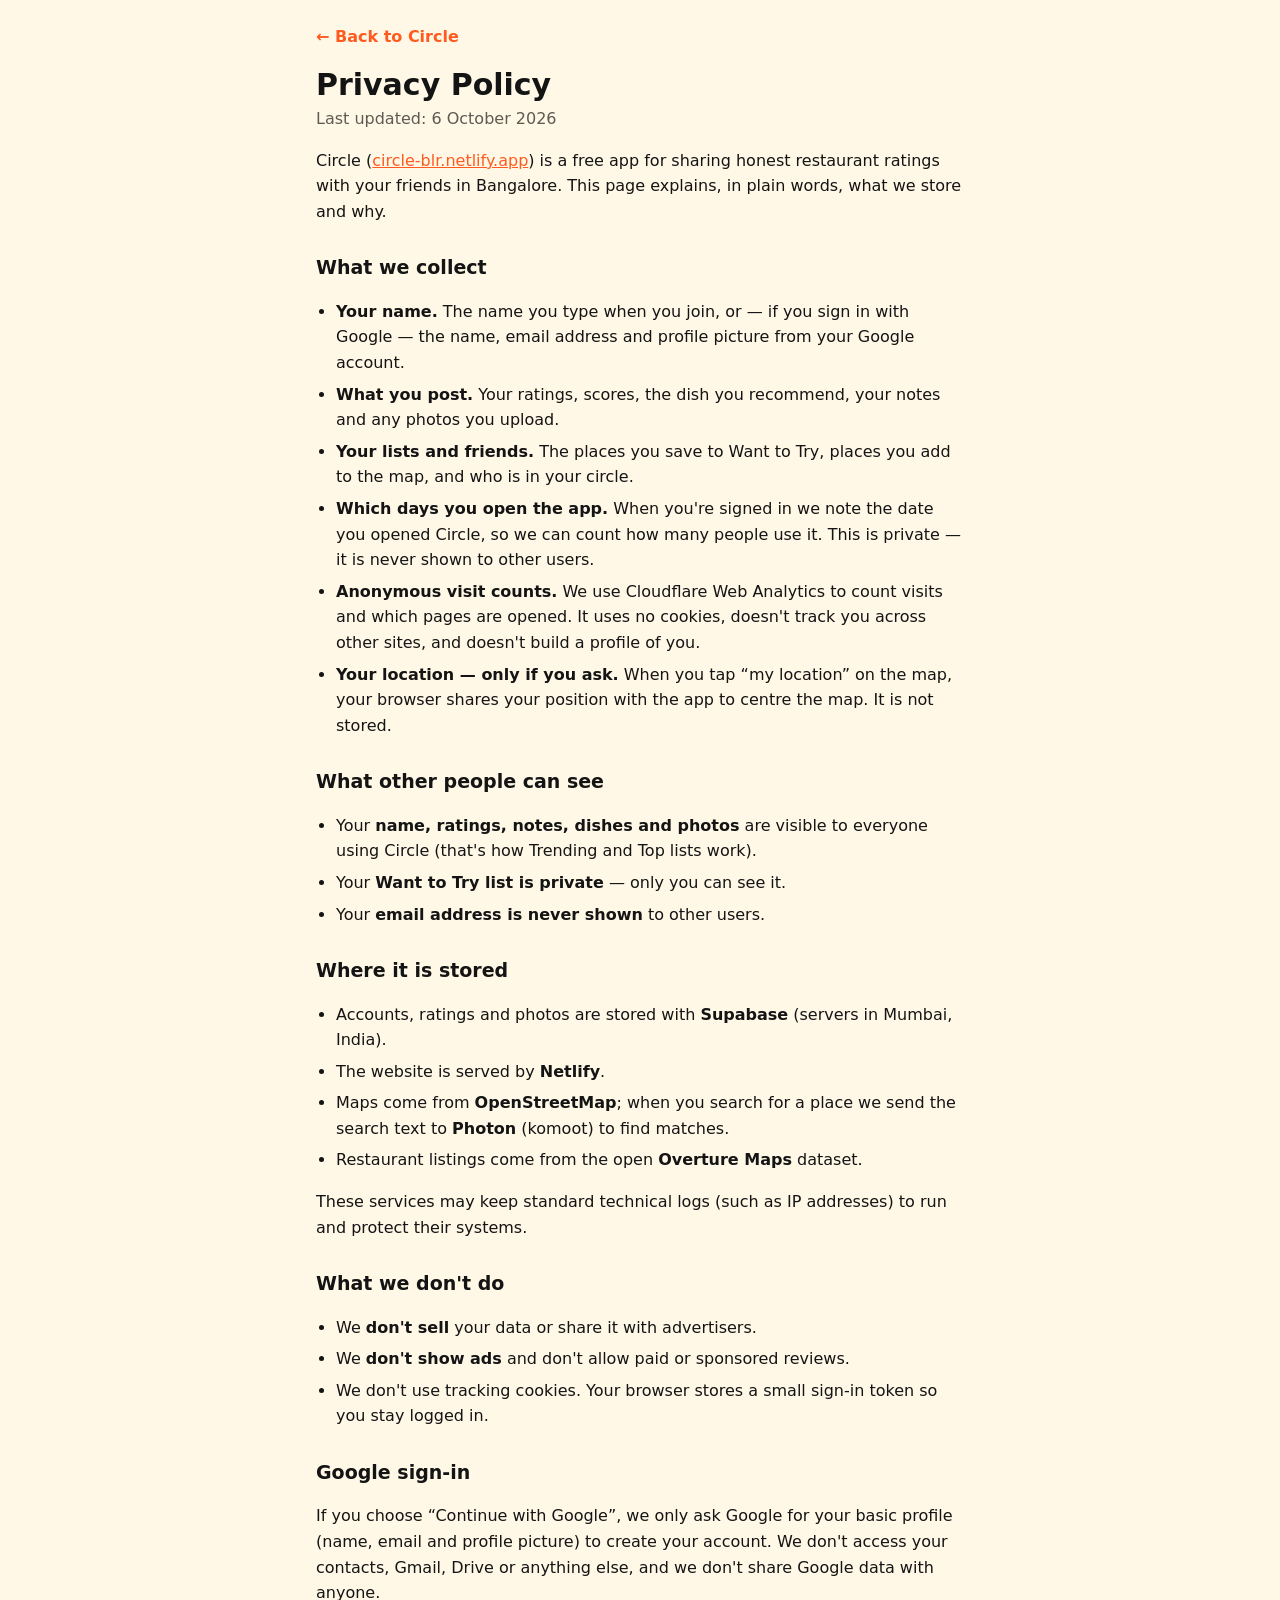
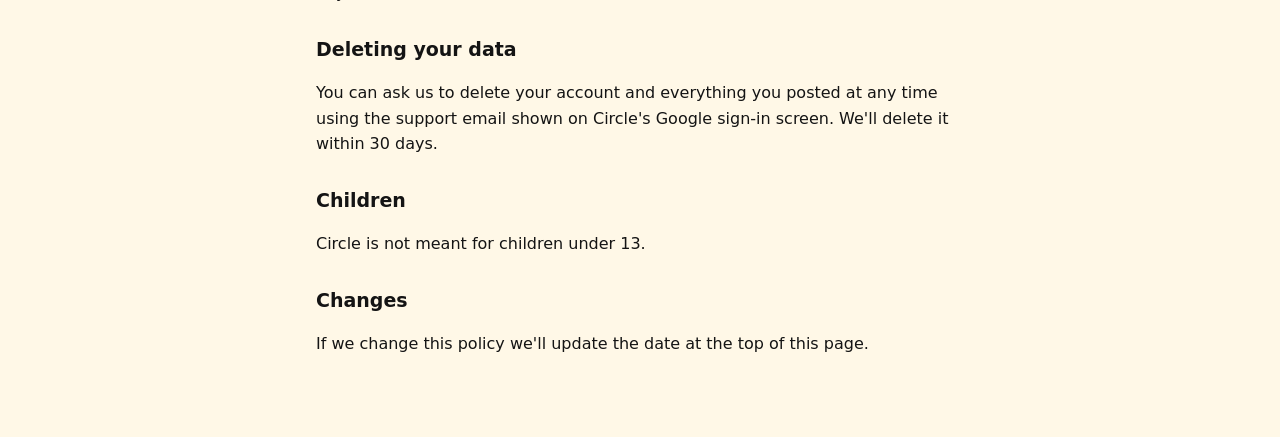
<file: privacy.html>
<!doctype html>
<html lang="en">
<head>
  <meta charset="utf-8">
  <meta name="viewport" content="width=device-width, initial-scale=1">
  <title>Privacy Policy — Circle</title>
  <link rel="icon" href="data:image/svg+xml,<svg xmlns='http://www.w3.org/2000/svg' viewBox='0 0 100 100'><text y='.9em' font-size='90'>🍛</text></svg>">
  <link rel="stylesheet" href="legal.css">
</head>
<body>
  <main>
    <a class="back" href="/">← Back to Circle</a>
    <h1>Privacy Policy</h1>
    <p class="updated">Last updated: 6 October 2026</p>

    <p>Circle (<a href="https://circle-blr.netlify.app">circle-blr.netlify.app</a>) is a free app for sharing honest restaurant ratings with your friends in Bangalore. This page explains, in plain words, what we store and why.</p>

    <h2>What we collect</h2>
    <ul>
      <li><b>Your name.</b> The name you type when you join, or — if you sign in with Google — the name, email address and profile picture from your Google account.</li>
      <li><b>What you post.</b> Your ratings, scores, the dish you recommend, your notes and any photos you upload.</li>
      <li><b>Your lists and friends.</b> The places you save to Want to Try, places you add to the map, and who is in your circle.</li>
      <li><b>Which days you open the app.</b> When you're signed in we note the date you opened Circle, so we can count how many people use it. This is private — it is never shown to other users.</li>
      <li><b>Anonymous visit counts.</b> We use Cloudflare Web Analytics to count visits and which pages are opened. It uses no cookies, doesn't track you across other sites, and doesn't build a profile of you.</li>
      <li><b>Your location — only if you ask.</b> When you tap “my location” on the map, your browser shares your position with the app to centre the map. It is not stored.</li>
    </ul>

    <h2>What other people can see</h2>
    <ul>
      <li>Your <b>name, ratings, notes, dishes and photos</b> are visible to everyone using Circle (that's how Trending and Top lists work).</li>
      <li>Your <b>Want to Try list is private</b> — only you can see it.</li>
      <li>Your <b>email address is never shown</b> to other users.</li>
    </ul>

    <h2>Where it is stored</h2>
    <ul>
      <li>Accounts, ratings and photos are stored with <b>Supabase</b> (servers in Mumbai, India).</li>
      <li>The website is served by <b>Netlify</b>.</li>
      <li>Maps come from <b>OpenStreetMap</b>; when you search for a place we send the search text to <b>Photon</b> (komoot) to find matches.</li>
      <li>Restaurant listings come from the open <b>Overture Maps</b> dataset.</li>
    </ul>
    <p>These services may keep standard technical logs (such as IP addresses) to run and protect their systems.</p>

    <h2>What we don't do</h2>
    <ul>
      <li>We <b>don't sell</b> your data or share it with advertisers.</li>
      <li>We <b>don't show ads</b> and don't allow paid or sponsored reviews.</li>
      <li>We don't use tracking cookies. Your browser stores a small sign-in token so you stay logged in.</li>
    </ul>

    <h2>Google sign-in</h2>
    <p>If you choose “Continue with Google”, we only ask Google for your basic profile (name, email and profile picture) to create your account. We don't access your contacts, Gmail, Drive or anything else, and we don't share Google data with anyone.</p>

    <h2>Deleting your data</h2>
    <p>You can ask us to delete your account and everything you posted at any time using the support email shown on Circle's Google sign-in screen. We'll delete it within 30 days.</p>

    <h2>Children</h2>
    <p>Circle is not meant for children under 13.</p>

    <h2>Changes</h2>
    <p>If we change this policy we'll update the date at the top of this page.</p>
  </main>
</body>
</html>
</file>
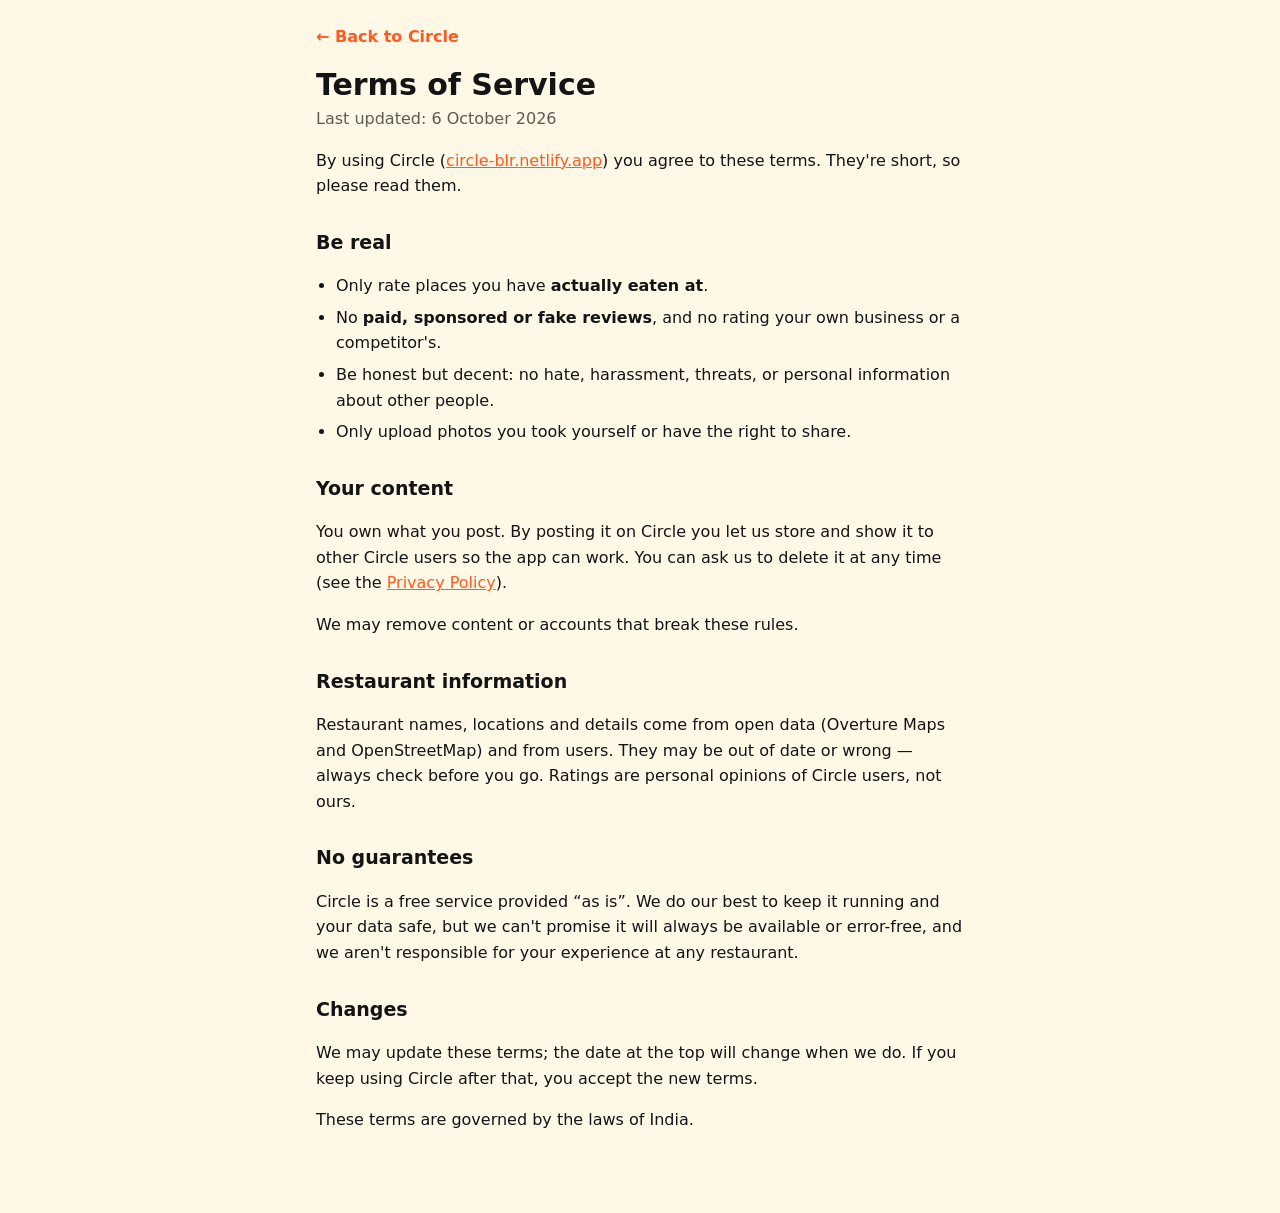
<file: terms.html>
<!doctype html>
<html lang="en">
<head>
  <meta charset="utf-8">
  <meta name="viewport" content="width=device-width, initial-scale=1">
  <title>Terms of Service — Circle</title>
  <link rel="icon" href="data:image/svg+xml,<svg xmlns='http://www.w3.org/2000/svg' viewBox='0 0 100 100'><text y='.9em' font-size='90'>🍛</text></svg>">
  <link rel="stylesheet" href="legal.css">
</head>
<body>
  <main>
    <a class="back" href="/">← Back to Circle</a>
    <h1>Terms of Service</h1>
    <p class="updated">Last updated: 6 October 2026</p>

    <p>By using Circle (<a href="https://circle-blr.netlify.app">circle-blr.netlify.app</a>) you agree to these terms. They're short, so please read them.</p>

    <h2>Be real</h2>
    <ul>
      <li>Only rate places you have <b>actually eaten at</b>.</li>
      <li>No <b>paid, sponsored or fake reviews</b>, and no rating your own business or a competitor's.</li>
      <li>Be honest but decent: no hate, harassment, threats, or personal information about other people.</li>
      <li>Only upload photos you took yourself or have the right to share.</li>
    </ul>

    <h2>Your content</h2>
    <p>You own what you post. By posting it on Circle you let us store and show it to other Circle users so the app can work. You can ask us to delete it at any time (see the <a href="privacy.html">Privacy Policy</a>).</p>
    <p>We may remove content or accounts that break these rules.</p>

    <h2>Restaurant information</h2>
    <p>Restaurant names, locations and details come from open data (Overture Maps and OpenStreetMap) and from users. They may be out of date or wrong — always check before you go. Ratings are personal opinions of Circle users, not ours.</p>

    <h2>No guarantees</h2>
    <p>Circle is a free service provided “as is”. We do our best to keep it running and your data safe, but we can't promise it will always be available or error-free, and we aren't responsible for your experience at any restaurant.</p>

    <h2>Changes</h2>
    <p>We may update these terms; the date at the top will change when we do. If you keep using Circle after that, you accept the new terms.</p>

    <p>These terms are governed by the laws of India.</p>
  </main>
</body>
</html>
</file>
<file: legal.css>
/* Shared look for privacy.html and terms.html */
:root { --cream: #FFF8E7; --ink: #141414; --muted: #5f5a52; --orange: #FF5A1F; }
* { box-sizing: border-box; }
body {
  margin: 0; background: var(--cream); color: var(--ink);
  font: 16px/1.6 system-ui, -apple-system, 'Segoe UI', sans-serif;
}
main { max-width: 680px; margin: 0 auto; padding: 24px 16px 64px; }
h1 { font-size: 30px; line-height: 1.15; margin: 18px 0 4px; }
h2 { font-size: 19px; margin: 28px 0 6px; }
ul { padding-left: 20px; }
li { margin: 6px 0; }
a { color: var(--orange); }
.back { font-weight: 700; text-decoration: none; }
.updated { color: var(--muted); margin-top: 0; }
</file>
